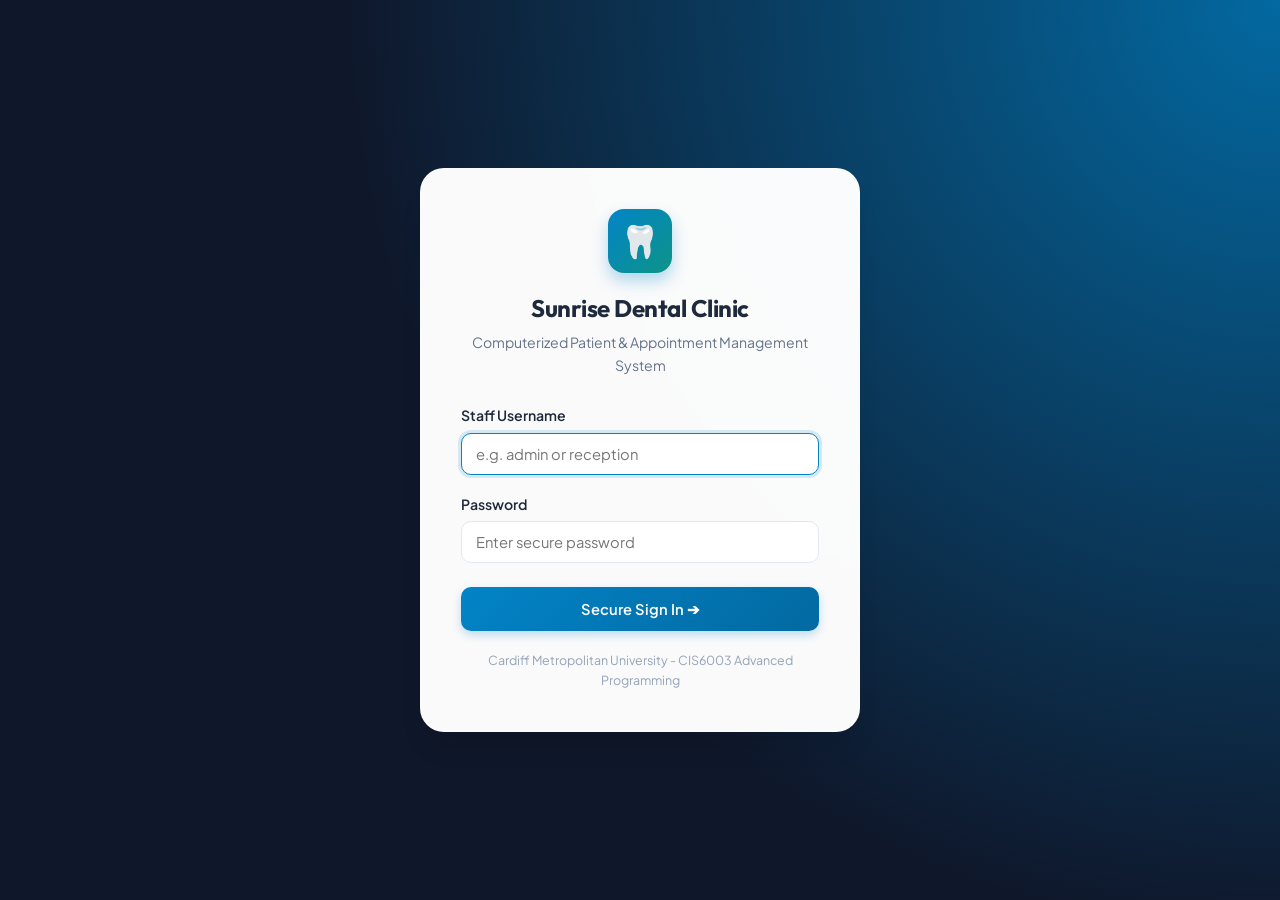
<file: index.html>
<!DOCTYPE html>
<html lang="en">

<head>
    <meta charset="UTF-8">
    <meta name="viewport" content="width=device-width, initial-scale=1.0">
    <title>Sunrise Dental Clinic - Staff Login</title>
    <link rel="stylesheet" href="css/style.css">
</head>

<body class="login-body">

    <div class="login-card">
        <div class="login-header">
            <div class="login-logo">🦷</div>
            <h2>Sunrise Dental Clinic</h2>
            <p style="color: var(--text-muted); font-size: 0.88rem; margin-top: 4px;">Computerized Patient &amp;
                Appointment Management System</p>
        </div>

        <form id="loginForm" onsubmit="doLogin(event)">
            <div class="form-group" style="margin-bottom: 18px;">
                <label for="username">Staff Username</label>
                <input type="text" id="username" placeholder="e.g. admin or reception" required autofocus>
            </div>

            <div class="form-group" style="margin-bottom: 24px;">
                <label for="password">Password</label>
                <input type="password" id="password" placeholder="Enter secure password" required>
            </div>

            <button type="submit" id="btnLogin" class="btn btn-primary" style="width: 100%; padding: 13px;">
                Secure Sign In ➔
            </button>
        </form>

        <div style="text-align: center; margin-top: 20px; font-size: 0.78rem; color: var(--text-light);">
            Cardiff Metropolitan University - CIS6003 Advanced Programming
        </div>
    </div>

    <script src="js/api.js"></script>
    <script>
        async function doLogin(e) {
            e.preventDefault();
            const btn = document.getElementById('btnLogin');
            const userVal = document.getElementById('username').value.trim();
            const passVal = document.getElementById('password').value.trim();

            btn.disabled = true;
            btn.textContent = 'Authenticating...';

            const res = await API.login(userVal, passVal);
            if (res.success) {
                sessionStorage.setItem('currentUser', JSON.stringify(res.data));
                showToast(`Welcome back, ${res.data.fullName}!`, 'success');
                setTimeout(() => {
                    window.location.href = 'dashboard.html';
                }, 800);
            } else {
                btn.disabled = false;
                btn.textContent = 'Secure Sign In ➔';
                showToast(res.error || 'Authentication failed. Please check credentials.', 'error');
            }
        }
    </script>
</body>

</html>
</file>
<file: css/style.css>
/* ==========================================================
   Sunrise Dental Clinic Management System - Modern UI Design System
   ========================================================== */

@import url('https://fonts.googleapis.com/css2?family=Plus+Jakarta+Sans:wght@300;400;500;600;700;800&family=Outfit:wght@400;500;600;700;800&display=swap');

:root {
    --primary: #0284c7;
    --primary-dark: #0369a1;
    --primary-light: #e0f2fe;
    --secondary: #0d9488;
    --secondary-dark: #0f766e;
    --accent: #6366f1;
    --success: #10b981;
    --warning: #f59e0b;
    --danger: #ef4444;
    --dark-bg: #0f172a;
    --sidebar-bg: #1e293b;
    --surface-bg: #f8fafc;
    --card-bg: #ffffff;
    --border-color: #e2e8f0;
    --text-main: #1e293b;
    --text-muted: #64748b;
    --text-light: #94a3b8;
    --font-heading: 'Outfit', -apple-system, BlinkMacSystemFont, sans-serif;
    --font-body: 'Plus Jakarta Sans', -apple-system, BlinkMacSystemFont, sans-serif;
    --shadow-sm: 0 1px 2px 0 rgba(0, 0, 0, 0.05);
    --shadow-md: 0 4px 6px -1px rgba(0, 0, 0, 0.1), 0 2px 4px -1px rgba(0, 0, 0, 0.06);
    --shadow-lg: 0 10px 15px -3px rgba(0, 0, 0, 0.1), 0 4px 6px -2px rgba(0, 0, 0, 0.05);
    --shadow-xl: 0 20px 25px -5px rgba(0, 0, 0, 0.1), 0 10px 10px -5px rgba(0, 0, 0, 0.04);
    --radius-sm: 6px;
    --radius-md: 10px;
    --radius-lg: 16px;
    --radius-xl: 24px;
    --transition: all 0.25s cubic-bezier(0.4, 0, 0.2, 1);
}

* {
    margin: 0;
    padding: 0;
    box-sizing: border-box;
}

body {
    font-family: var(--font-body);
    background-color: var(--surface-bg);
    color: var(--text-main);
    line-height: 1.6;
    -webkit-font-smoothing: antialiased;
    min-height: 100vh;
}

h1,
h2,
h3,
h4,
h5,
h6 {
    font-family: var(--font-heading);
    color: var(--text-main);
    font-weight: 700;
    letter-spacing: -0.02em;
}

/* ==========================================================
   APP LAYOUT & SIDEBAR
   ========================================================== */
.app-container {
    display: flex;
    min-height: 100vh;
}

.sidebar {
    width: 280px;
    background: var(--sidebar-bg);
    color: #ffffff;
    display: flex;
    flex-direction: column;
    flex-shrink: 0;
    position: sticky;
    top: 0;
    height: 100vh;
    box-shadow: var(--shadow-lg);
    z-index: 100;
}

.sidebar-brand {
    padding: 28px 24px 20px 24px;
    display: flex;
    align-items: center;
    gap: 14px;
    border-bottom: 1px solid rgba(255, 255, 255, 0.1);
}

.brand-icon {
    width: 44px;
    height: 44px;
    background: linear-gradient(135deg, var(--primary), var(--secondary));
    border-radius: var(--radius-md);
    display: flex;
    align-items: center;
    justify-content: center;
    font-size: 22px;
    box-shadow: 0 4px 12px rgba(2, 132, 199, 0.4);
}

.brand-text h2 {
    color: #ffffff;
    font-size: 1.15rem;
    font-weight: 700;
    line-height: 1.2;
}

.brand-text span {
    font-size: 0.75rem;
    color: var(--text-light);
    text-transform: uppercase;
    letter-spacing: 0.08em;
}

.sidebar-menu {
    list-style: none;
    padding: 20px 14px;
    flex: 1;
    overflow-y: auto;
    display: flex;
    flex-direction: column;
    gap: 6px;
}

.menu-category {
    font-size: 0.7rem;
    text-transform: uppercase;
    letter-spacing: 0.1em;
    color: var(--text-light);
    padding: 12px 14px 4px 14px;
    font-weight: 700;
}

.sidebar-menu a {
    display: flex;
    align-items: center;
    gap: 14px;
    padding: 12px 16px;
    color: #cbd5e1;
    text-decoration: none;
    border-radius: var(--radius-md);
    font-weight: 500;
    font-size: 0.92rem;
    transition: var(--transition);
}

.sidebar-menu a:hover {
    background: rgba(255, 255, 255, 0.08);
    color: #ffffff;
    transform: translateX(4px);
}

.sidebar-menu a.active {
    background: linear-gradient(135deg, var(--primary), var(--primary-dark));
    color: #ffffff;
    font-weight: 600;
    box-shadow: 0 4px 12px rgba(2, 132, 199, 0.3);
}

.sidebar-menu a .menu-icon {
    font-size: 1.2rem;
    width: 24px;
    text-align: center;
}

.sidebar-footer {
    padding: 18px 20px;
    border-top: 1px solid rgba(255, 255, 255, 0.1);
    background: rgba(0, 0, 0, 0.15);
    display: flex;
    align-items: center;
    justify-content: space-between;
}

.user-profile {
    display: flex;
    align-items: center;
    gap: 12px;
}

.user-avatar {
    width: 38px;
    height: 38px;
    border-radius: 50%;
    background: linear-gradient(135deg, var(--secondary), #065f46);
    display: flex;
    align-items: center;
    justify-content: center;
    font-weight: 700;
    color: #fff;
    font-size: 0.9rem;
}

.user-details h4 {
    font-size: 0.85rem;
    color: #ffffff;
    font-weight: 600;
}

.user-details span {
    font-size: 0.75rem;
    color: var(--text-light);
}

.btn-logout {
    background: rgba(239, 68, 68, 0.15);
    color: #f87171;
    border: none;
    padding: 8px 12px;
    border-radius: var(--radius-sm);
    cursor: pointer;
    font-size: 0.82rem;
    font-weight: 600;
    transition: var(--transition);
}

.btn-logout:hover {
    background: var(--danger);
    color: #ffffff;
}

/* ==========================================================
   MAIN CONTENT AREA
   ========================================================== */
.main-content {
    flex: 1;
    display: flex;
    flex-direction: column;
    overflow-x: hidden;
}

.top-navbar {
    background: var(--card-bg);
    padding: 16px 32px;
    display: flex;
    align-items: center;
    justify-content: space-between;
    border-bottom: 1px solid var(--border-color);
    position: sticky;
    top: 0;
    z-index: 90;
}

.page-title h1 {
    font-size: 1.45rem;
    color: var(--text-main);
}

.page-title p {
    font-size: 0.85rem;
    color: var(--text-muted);
}

.top-actions {
    display: flex;
    align-items: center;
    gap: 14px;
}

.badge-clinic-status {
    background: #dcfce7;
    color: #15803d;
    padding: 6px 14px;
    border-radius: 9999px;
    font-size: 0.8rem;
    font-weight: 700;
    display: inline-flex;
    align-items: center;
    gap: 6px;
}

.badge-clinic-status::before {
    content: '';
    width: 8px;
    height: 8px;
    background: #22c55e;
    border-radius: 50%;
    animation: pulse 2s infinite;
}

@keyframes pulse {
    0% {
        transform: scale(0.95);
        box-shadow: 0 0 0 0 rgba(34, 197, 94, 0.7);
    }

    70% {
        transform: scale(1);
        box-shadow: 0 0 0 6px rgba(34, 197, 94, 0);
    }

    100% {
        transform: scale(0.95);
        box-shadow: 0 0 0 0 rgba(34, 197, 94, 0);
    }
}

.content-body {
    padding: 32px;
    flex: 1;
}

/* ==========================================================
   METRIC STAT CARDS
   ========================================================== */
.stats-grid {
    display: grid;
    grid-template-columns: repeat(auto-fit, minmax(240px, 1fr));
    gap: 20px;
    margin-bottom: 32px;
}

.stat-card {
    background: var(--card-bg);
    padding: 24px;
    border-radius: var(--radius-lg);
    border: 1px solid var(--border-color);
    box-shadow: var(--shadow-sm);
    display: flex;
    align-items: center;
    gap: 20px;
    transition: var(--transition);
}

.stat-card:hover {
    transform: translateY(-4px);
    box-shadow: var(--shadow-md);
    border-color: var(--primary-light);
}

.stat-icon {
    width: 56px;
    height: 56px;
    border-radius: var(--radius-md);
    display: flex;
    align-items: center;
    justify-content: center;
    font-size: 26px;
}

.stat-icon.blue {
    background: #e0f2fe;
    color: #0284c7;
}

.stat-icon.green {
    background: #dcfce7;
    color: #16a34a;
}

.stat-icon.amber {
    background: #fef3c7;
    color: #d97706;
}

.stat-icon.purple {
    background: #ede9fe;
    color: #7c3aed;
}

.stat-info h3 {
    font-size: 1.75rem;
    font-weight: 800;
    color: var(--text-main);
    line-height: 1.1;
}

.stat-info p {
    font-size: 0.85rem;
    color: var(--text-muted);
    font-weight: 500;
    margin-top: 4px;
}

/* ==========================================================
   CONTENT CARDS & FORMS
   ========================================================== */
.card {
    background: var(--card-bg);
    border-radius: var(--radius-lg);
    border: 1px solid var(--border-color);
    box-shadow: var(--shadow-sm);
    padding: 28px;
    margin-bottom: 28px;
}

.card-header {
    display: flex;
    align-items: center;
    justify-content: space-between;
    margin-bottom: 24px;
    padding-bottom: 16px;
    border-bottom: 1px solid var(--border-color);
}

.card-header h2 {
    font-size: 1.25rem;
}

.form-grid {
    display: grid;
    grid-template-columns: repeat(auto-fit, minmax(280px, 1fr));
    gap: 20px;
}

.form-group {
    display: flex;
    flex-direction: column;
    gap: 6px;
}

.form-group.full-width {
    grid-column: 1 / -1;
}

label {
    font-size: 0.88rem;
    font-weight: 600;
    color: var(--text-main);
}

label .required {
    color: var(--danger);
}

input[type="text"],
input[type="password"],
input[type="email"],
input[type="tel"],
input[type="date"],
input[type="time"],
input[type="number"],
select,
textarea {
    width: 100%;
    padding: 11px 14px;
    border: 1.5px solid var(--border-color);
    border-radius: var(--radius-md);
    font-family: var(--font-body);
    font-size: 0.92rem;
    color: var(--text-main);
    background: #ffffff;
    transition: var(--transition);
}

input:focus,
select:focus,
textarea:focus {
    outline: none;
    border-color: var(--primary);
    box-shadow: 0 0 0 3px rgba(2, 132, 199, 0.15);
}

textarea {
    min-height: 90px;
    resize: vertical;
}

/* ==========================================================
   BUTTONS & ACTIONS
   ========================================================== */
.btn {
    display: inline-flex;
    align-items: center;
    justify-content: center;
    gap: 8px;
    padding: 11px 22px;
    border-radius: var(--radius-md);
    font-family: var(--font-body);
    font-size: 0.92rem;
    font-weight: 600;
    cursor: pointer;
    border: none;
    text-decoration: none;
    transition: var(--transition);
}

.btn-primary {
    background: linear-gradient(135deg, var(--primary), var(--primary-dark));
    color: #ffffff;
    box-shadow: 0 4px 10px rgba(2, 132, 199, 0.25);
}

.btn-primary:hover {
    transform: translateY(-2px);
    box-shadow: 0 6px 14px rgba(2, 132, 199, 0.35);
}

.btn-secondary {
    background: #f1f5f9;
    color: var(--text-main);
    border: 1px solid var(--border-color);
}

.btn-secondary:hover {
    background: #e2e8f0;
}

.btn-success {
    background: linear-gradient(135deg, var(--secondary), var(--secondary-dark));
    color: #ffffff;
}

.btn-danger {
    background: #fef2f2;
    color: var(--danger);
    border: 1px solid #fecaca;
}

.btn-danger:hover {
    background: var(--danger);
    color: #ffffff;
}

.btn-sm {
    padding: 6px 12px;
    font-size: 0.8rem;
    border-radius: var(--radius-sm);
}

/* ==========================================================
   DATA TABLES
   ========================================================== */
.table-responsive {
    overflow-x: auto;
}

table.data-table {
    width: 100%;
    border-collapse: collapse;
    font-size: 0.9rem;
}

table.data-table th {
    background: #f8fafc;
    padding: 14px 16px;
    text-align: left;
    font-weight: 700;
    color: var(--text-muted);
    border-bottom: 2px solid var(--border-color);
    text-transform: uppercase;
    font-size: 0.75rem;
    letter-spacing: 0.05em;
}

table.data-table td {
    padding: 14px 16px;
    border-bottom: 1px solid var(--border-color);
    vertical-align: middle;
}

table.data-table tr:hover td {
    background-color: #f8fafc;
}

.status-chip {
    display: inline-block;
    padding: 4px 10px;
    border-radius: 9999px;
    font-size: 0.75rem;
    font-weight: 700;
    text-transform: uppercase;
}

.status-chip.scheduled {
    background: #e0f2fe;
    color: #0369a1;
}

.status-chip.completed {
    background: #dcfce7;
    color: #15803d;
}

.status-chip.cancelled {
    background: #fee2e2;
    color: #b91c1c;
}

.status-chip.paid {
    background: #d1fae5;
    color: #065f46;
}

.status-chip.pending {
    background: #fef3c7;
    color: #92400e;
}

/* ==========================================================
   SEARCH BAR & FILTERS
   ========================================================== */
.search-box {
    display: flex;
    gap: 12px;
    margin-bottom: 24px;
}

.search-input-group {
    flex: 1;
    position: relative;
}

.search-input-group input {
    padding-left: 42px;
}

.search-icon {
    position: absolute;
    left: 14px;
    top: 50%;
    transform: translateY(-50%);
    color: var(--text-light);
    font-size: 1.1rem;
}

/* ==========================================================
   LOGIN PAGE STYLING
   ========================================================== */
.login-body {
    background: radial-gradient(circle at top right, #0369a1, #0f172a 60%);
    min-height: 100vh;
    display: flex;
    align-items: center;
    justify-content: center;
    padding: 24px;
}

.login-card {
    background: rgba(255, 255, 255, 0.98);
    backdrop-filter: blur(12px);
    width: 100%;
    max-width: 440px;
    border-radius: var(--radius-xl);
    padding: 40px;
    box-shadow: var(--shadow-xl);
    border: 1px solid rgba(255, 255, 255, 0.3);
}

.login-header {
    text-align: center;
    margin-bottom: 28px;
}

.login-logo {
    width: 64px;
    height: 64px;
    background: linear-gradient(135deg, var(--primary), var(--secondary));
    border-radius: var(--radius-lg);
    display: flex;
    align-items: center;
    justify-content: center;
    font-size: 32px;
    margin: 0 auto 16px auto;
    box-shadow: 0 8px 16px rgba(2, 132, 199, 0.3);
}



/* ==========================================================
   PRINTABLE RECEIPT STYLES
   ========================================================== */
.receipt-container {
    background: #ffffff;
    padding: 32px;
    border: 1px solid var(--border-color);
    border-radius: var(--radius-lg);
    max-width: 650px;
    margin: 0 auto;
    box-shadow: var(--shadow-md);
}

.receipt-header {
    text-align: center;
    border-bottom: 2px dashed var(--border-color);
    padding-bottom: 20px;
    margin-bottom: 20px;
}

.receipt-header h2 {
    font-size: 1.5rem;
    color: var(--primary-dark);
}

.receipt-row {
    display: flex;
    justify-content: space-between;
    padding: 8px 0;
    font-size: 0.92rem;
}

.receipt-row.total {
    border-top: 2px solid var(--text-main);
    border-bottom: 2px solid var(--text-main);
    font-weight: 800;
    font-size: 1.15rem;
    padding: 12px 0;
    margin: 12px 0;
}

@media print {
    body * {
        visibility: hidden;
    }

    .receipt-container,
    .receipt-container * {
        visibility: visible;
    }

    .receipt-container {
        position: absolute;
        left: 0;
        top: 0;
        width: 100%;
        box-shadow: none;
        border: none;
    }

    .no-print {
        display: none !important;
    }
}

/* ==========================================================
   TOAST NOTIFICATIONS & MODALS
   ========================================================== */
#toast-container {
    position: fixed;
    bottom: 24px;
    right: 24px;
    z-index: 9999;
    display: flex;
    flex-direction: column;
    gap: 10px;
}

.toast {
    background: #1e293b;
    color: #ffffff;
    padding: 14px 20px;
    border-radius: var(--radius-md);
    box-shadow: var(--shadow-lg);
    font-size: 0.9rem;
    display: flex;
    align-items: center;
    gap: 10px;
    animation: slideIn 0.3s ease forwards;
}

.toast.success {
    border-left: 4px solid var(--success);
}

.toast.error {
    border-left: 4px solid var(--danger);
}

.toast.info {
    border-left: 4px solid var(--primary);
}

@keyframes slideIn {
    from {
        transform: translateX(100%);
        opacity: 0;
    }

    to {
        transform: translateX(0);
        opacity: 1;
    }
}

.modal-backdrop {
    position: fixed;
    top: 0;
    left: 0;
    width: 100%;
    height: 100%;
    background: rgba(15, 23, 42, 0.6);
    backdrop-filter: blur(4px);
    display: flex;
    align-items: center;
    justify-content: center;
    z-index: 1000;
    opacity: 0;
    pointer-events: none;
    transition: var(--transition);
}

.modal-backdrop.show {
    opacity: 1;
    pointer-events: auto;
}

.modal-card {
    background: #ffffff;
    width: 90%;
    max-width: 600px;
    max-height: 90vh;
    overflow-y: auto;
    border-radius: var(--radius-lg);
    padding: 28px;
    box-shadow: var(--shadow-xl);
}
</file>
<file: src/main/webapp/css/style.css>
/* ==========================================================
   Sunrise Dental Clinic Management System - Modern UI Design System
   ========================================================== */

@import url('https://fonts.googleapis.com/css2?family=Plus+Jakarta+Sans:wght@300;400;500;600;700;800&family=Outfit:wght@400;500;600;700;800&display=swap');

:root {
    --primary: #0284c7;
    --primary-dark: #0369a1;
    --primary-light: #e0f2fe;
    --secondary: #0d9488;
    --secondary-dark: #0f766e;
    --accent: #6366f1;
    --success: #10b981;
    --warning: #f59e0b;
    --danger: #ef4444;
    --dark-bg: #0f172a;
    --sidebar-bg: #1e293b;
    --surface-bg: #f8fafc;
    --card-bg: #ffffff;
    --border-color: #e2e8f0;
    --text-main: #1e293b;
    --text-muted: #64748b;
    --text-light: #94a3b8;
    --font-heading: 'Outfit', -apple-system, BlinkMacSystemFont, sans-serif;
    --font-body: 'Plus Jakarta Sans', -apple-system, BlinkMacSystemFont, sans-serif;
    --shadow-sm: 0 1px 2px 0 rgba(0, 0, 0, 0.05);
    --shadow-md: 0 4px 6px -1px rgba(0, 0, 0, 0.1), 0 2px 4px -1px rgba(0, 0, 0, 0.06);
    --shadow-lg: 0 10px 15px -3px rgba(0, 0, 0, 0.1), 0 4px 6px -2px rgba(0, 0, 0, 0.05);
    --shadow-xl: 0 20px 25px -5px rgba(0, 0, 0, 0.1), 0 10px 10px -5px rgba(0, 0, 0, 0.04);
    --radius-sm: 6px;
    --radius-md: 10px;
    --radius-lg: 16px;
    --radius-xl: 24px;
    --transition: all 0.25s cubic-bezier(0.4, 0, 0.2, 1);
}

* {
    margin: 0;
    padding: 0;
    box-sizing: border-box;
}

body {
    font-family: var(--font-body);
    background-color: var(--surface-bg);
    color: var(--text-main);
    line-height: 1.6;
    -webkit-font-smoothing: antialiased;
    min-height: 100vh;
}

h1, h2, h3, h4, h5, h6 {
    font-family: var(--font-heading);
    color: var(--text-main);
    font-weight: 700;
    letter-spacing: -0.02em;
}

/* ==========================================================
   APP LAYOUT & SIDEBAR
   ========================================================== */
.app-container {
    display: flex;
    min-height: 100vh;
}

.sidebar {
    width: 280px;
    background: var(--sidebar-bg);
    color: #ffffff;
    display: flex;
    flex-direction: column;
    flex-shrink: 0;
    position: sticky;
    top: 0;
    height: 100vh;
    box-shadow: var(--shadow-lg);
    z-index: 100;
}

.sidebar-brand {
    padding: 28px 24px 20px 24px;
    display: flex;
    align-items: center;
    gap: 14px;
    border-bottom: 1px solid rgba(255, 255, 255, 0.1);
}

.brand-icon {
    width: 44px;
    height: 44px;
    background: linear-gradient(135deg, var(--primary), var(--secondary));
    border-radius: var(--radius-md);
    display: flex;
    align-items: center;
    justify-content: center;
    font-size: 22px;
    box-shadow: 0 4px 12px rgba(2, 132, 199, 0.4);
}

.brand-text h2 {
    color: #ffffff;
    font-size: 1.15rem;
    font-weight: 700;
    line-height: 1.2;
}

.brand-text span {
    font-size: 0.75rem;
    color: var(--text-light);
    text-transform: uppercase;
    letter-spacing: 0.08em;
}

.sidebar-menu {
    list-style: none;
    padding: 20px 14px;
    flex: 1;
    overflow-y: auto;
    display: flex;
    flex-direction: column;
    gap: 6px;
}

.menu-category {
    font-size: 0.7rem;
    text-transform: uppercase;
    letter-spacing: 0.1em;
    color: var(--text-light);
    padding: 12px 14px 4px 14px;
    font-weight: 700;
}

.sidebar-menu a {
    display: flex;
    align-items: center;
    gap: 14px;
    padding: 12px 16px;
    color: #cbd5e1;
    text-decoration: none;
    border-radius: var(--radius-md);
    font-weight: 500;
    font-size: 0.92rem;
    transition: var(--transition);
}

.sidebar-menu a:hover {
    background: rgba(255, 255, 255, 0.08);
    color: #ffffff;
    transform: translateX(4px);
}

.sidebar-menu a.active {
    background: linear-gradient(135deg, var(--primary), var(--primary-dark));
    color: #ffffff;
    font-weight: 600;
    box-shadow: 0 4px 12px rgba(2, 132, 199, 0.3);
}

.sidebar-menu a .menu-icon {
    font-size: 1.2rem;
    width: 24px;
    text-align: center;
}

.sidebar-footer {
    padding: 18px 20px;
    border-top: 1px solid rgba(255, 255, 255, 0.1);
    background: rgba(0, 0, 0, 0.15);
    display: flex;
    align-items: center;
    justify-content: space-between;
}

.user-profile {
    display: flex;
    align-items: center;
    gap: 12px;
}

.user-avatar {
    width: 38px;
    height: 38px;
    border-radius: 50%;
    background: linear-gradient(135deg, var(--secondary), #065f46);
    display: flex;
    align-items: center;
    justify-content: center;
    font-weight: 700;
    color: #fff;
    font-size: 0.9rem;
}

.user-details h4 {
    font-size: 0.85rem;
    color: #ffffff;
    font-weight: 600;
}

.user-details span {
    font-size: 0.75rem;
    color: var(--text-light);
}

.btn-logout {
    background: rgba(239, 68, 68, 0.15);
    color: #f87171;
    border: none;
    padding: 8px 12px;
    border-radius: var(--radius-sm);
    cursor: pointer;
    font-size: 0.82rem;
    font-weight: 600;
    transition: var(--transition);
}

.btn-logout:hover {
    background: var(--danger);
    color: #ffffff;
}

/* ==========================================================
   MAIN CONTENT AREA
   ========================================================== */
.main-content {
    flex: 1;
    display: flex;
    flex-direction: column;
    overflow-x: hidden;
}

.top-navbar {
    background: var(--card-bg);
    padding: 16px 32px;
    display: flex;
    align-items: center;
    justify-content: space-between;
    border-bottom: 1px solid var(--border-color);
    position: sticky;
    top: 0;
    z-index: 90;
}

.page-title h1 {
    font-size: 1.45rem;
    color: var(--text-main);
}

.page-title p {
    font-size: 0.85rem;
    color: var(--text-muted);
}

.top-actions {
    display: flex;
    align-items: center;
    gap: 14px;
}

.badge-clinic-status {
    background: #dcfce7;
    color: #15803d;
    padding: 6px 14px;
    border-radius: 9999px;
    font-size: 0.8rem;
    font-weight: 700;
    display: inline-flex;
    align-items: center;
    gap: 6px;
}

.badge-clinic-status::before {
    content: '';
    width: 8px;
    height: 8px;
    background: #22c55e;
    border-radius: 50%;
    animation: pulse 2s infinite;
}

@keyframes pulse {
    0% { transform: scale(0.95); box-shadow: 0 0 0 0 rgba(34, 197, 94, 0.7); }
    70% { transform: scale(1); box-shadow: 0 0 0 6px rgba(34, 197, 94, 0); }
    100% { transform: scale(0.95); box-shadow: 0 0 0 0 rgba(34, 197, 94, 0); }
}

.content-body {
    padding: 32px;
    flex: 1;
}

/* ==========================================================
   METRIC STAT CARDS
   ========================================================== */
.stats-grid {
    display: grid;
    grid-template-columns: repeat(auto-fit, minmax(240px, 1fr));
    gap: 20px;
    margin-bottom: 32px;
}

.stat-card {
    background: var(--card-bg);
    padding: 24px;
    border-radius: var(--radius-lg);
    border: 1px solid var(--border-color);
    box-shadow: var(--shadow-sm);
    display: flex;
    align-items: center;
    gap: 20px;
    transition: var(--transition);
}

.stat-card:hover {
    transform: translateY(-4px);
    box-shadow: var(--shadow-md);
    border-color: var(--primary-light);
}

.stat-icon {
    width: 56px;
    height: 56px;
    border-radius: var(--radius-md);
    display: flex;
    align-items: center;
    justify-content: center;
    font-size: 26px;
}

.stat-icon.blue { background: #e0f2fe; color: #0284c7; }
.stat-icon.green { background: #dcfce7; color: #16a34a; }
.stat-icon.amber { background: #fef3c7; color: #d97706; }
.stat-icon.purple { background: #ede9fe; color: #7c3aed; }

.stat-info h3 {
    font-size: 1.75rem;
    font-weight: 800;
    color: var(--text-main);
    line-height: 1.1;
}

.stat-info p {
    font-size: 0.85rem;
    color: var(--text-muted);
    font-weight: 500;
    margin-top: 4px;
}

/* ==========================================================
   CONTENT CARDS & FORMS
   ========================================================== */
.card {
    background: var(--card-bg);
    border-radius: var(--radius-lg);
    border: 1px solid var(--border-color);
    box-shadow: var(--shadow-sm);
    padding: 28px;
    margin-bottom: 28px;
}

.card-header {
    display: flex;
    align-items: center;
    justify-content: space-between;
    margin-bottom: 24px;
    padding-bottom: 16px;
    border-bottom: 1px solid var(--border-color);
}

.card-header h2 {
    font-size: 1.25rem;
}

.form-grid {
    display: grid;
    grid-template-columns: repeat(auto-fit, minmax(280px, 1fr));
    gap: 20px;
}

.form-group {
    display: flex;
    flex-direction: column;
    gap: 6px;
}

.form-group.full-width {
    grid-column: 1 / -1;
}

label {
    font-size: 0.88rem;
    font-weight: 600;
    color: var(--text-main);
}

label .required {
    color: var(--danger);
}

input[type="text"],
input[type="password"],
input[type="email"],
input[type="tel"],
input[type="date"],
input[type="time"],
input[type="number"],
select,
textarea {
    width: 100%;
    padding: 11px 14px;
    border: 1.5px solid var(--border-color);
    border-radius: var(--radius-md);
    font-family: var(--font-body);
    font-size: 0.92rem;
    color: var(--text-main);
    background: #ffffff;
    transition: var(--transition);
}

input:focus,
select:focus,
textarea:focus {
    outline: none;
    border-color: var(--primary);
    box-shadow: 0 0 0 3px rgba(2, 132, 199, 0.15);
}

textarea {
    min-height: 90px;
    resize: vertical;
}

/* ==========================================================
   BUTTONS & ACTIONS
   ========================================================== */
.btn {
    display: inline-flex;
    align-items: center;
    justify-content: center;
    gap: 8px;
    padding: 11px 22px;
    border-radius: var(--radius-md);
    font-family: var(--font-body);
    font-size: 0.92rem;
    font-weight: 600;
    cursor: pointer;
    border: none;
    text-decoration: none;
    transition: var(--transition);
}

.btn-primary {
    background: linear-gradient(135deg, var(--primary), var(--primary-dark));
    color: #ffffff;
    box-shadow: 0 4px 10px rgba(2, 132, 199, 0.25);
}

.btn-primary:hover {
    transform: translateY(-2px);
    box-shadow: 0 6px 14px rgba(2, 132, 199, 0.35);
}

.btn-secondary {
    background: #f1f5f9;
    color: var(--text-main);
    border: 1px solid var(--border-color);
}

.btn-secondary:hover {
    background: #e2e8f0;
}

.btn-success {
    background: linear-gradient(135deg, var(--secondary), var(--secondary-dark));
    color: #ffffff;
}

.btn-danger {
    background: #fef2f2;
    color: var(--danger);
    border: 1px solid #fecaca;
}

.btn-danger:hover {
    background: var(--danger);
    color: #ffffff;
}

.btn-sm {
    padding: 6px 12px;
    font-size: 0.8rem;
    border-radius: var(--radius-sm);
}

/* ==========================================================
   DATA TABLES
   ========================================================== */
.table-responsive {
    overflow-x: auto;
}

table.data-table {
    width: 100%;
    border-collapse: collapse;
    font-size: 0.9rem;
}

table.data-table th {
    background: #f8fafc;
    padding: 14px 16px;
    text-align: left;
    font-weight: 700;
    color: var(--text-muted);
    border-bottom: 2px solid var(--border-color);
    text-transform: uppercase;
    font-size: 0.75rem;
    letter-spacing: 0.05em;
}

table.data-table td {
    padding: 14px 16px;
    border-bottom: 1px solid var(--border-color);
    vertical-align: middle;
}

table.data-table tr:hover td {
    background-color: #f8fafc;
}

.status-chip {
    display: inline-block;
    padding: 4px 10px;
    border-radius: 9999px;
    font-size: 0.75rem;
    font-weight: 700;
    text-transform: uppercase;
}

.status-chip.scheduled { background: #e0f2fe; color: #0369a1; }
.status-chip.completed { background: #dcfce7; color: #15803d; }
.status-chip.cancelled { background: #fee2e2; color: #b91c1c; }
.status-chip.paid { background: #d1fae5; color: #065f46; }
.status-chip.pending { background: #fef3c7; color: #92400e; }

/* ==========================================================
   SEARCH BAR & FILTERS
   ========================================================== */
.search-box {
    display: flex;
    gap: 12px;
    margin-bottom: 24px;
}

.search-input-group {
    flex: 1;
    position: relative;
}

.search-input-group input {
    padding-left: 42px;
}

.search-icon {
    position: absolute;
    left: 14px;
    top: 50%;
    transform: translateY(-50%);
    color: var(--text-light);
    font-size: 1.1rem;
}

/* ==========================================================
   LOGIN PAGE STYLING
   ========================================================== */
.login-body {
    background: radial-gradient(circle at top right, #0369a1, #0f172a 60%);
    min-height: 100vh;
    display: flex;
    align-items: center;
    justify-content: center;
    padding: 24px;
}

.login-card {
    background: rgba(255, 255, 255, 0.98);
    backdrop-filter: blur(12px);
    width: 100%;
    max-width: 440px;
    border-radius: var(--radius-xl);
    padding: 40px;
    box-shadow: var(--shadow-xl);
    border: 1px solid rgba(255, 255, 255, 0.3);
}

.login-header {
    text-align: center;
    margin-bottom: 28px;
}

.login-logo {
    width: 64px;
    height: 64px;
    background: linear-gradient(135deg, var(--primary), var(--secondary));
    border-radius: var(--radius-lg);
    display: flex;
    align-items: center;
    justify-content: center;
    font-size: 32px;
    margin: 0 auto 16px auto;
    box-shadow: 0 8px 16px rgba(2, 132, 199, 0.3);
}

.quick-credentials {
    background: #f8fafc;
    border: 1px dashed var(--border-color);
    border-radius: var(--radius-md);
    padding: 12px;
    margin-top: 20px;
    font-size: 0.8rem;
    color: var(--text-muted);
}

/* ==========================================================
   PRINTABLE RECEIPT STYLES
   ========================================================== */
.receipt-container {
    background: #ffffff;
    padding: 32px;
    border: 1px solid var(--border-color);
    border-radius: var(--radius-lg);
    max-width: 650px;
    margin: 0 auto;
    box-shadow: var(--shadow-md);
}

.receipt-header {
    text-align: center;
    border-bottom: 2px dashed var(--border-color);
    padding-bottom: 20px;
    margin-bottom: 20px;
}

.receipt-header h2 {
    font-size: 1.5rem;
    color: var(--primary-dark);
}

.receipt-row {
    display: flex;
    justify-content: space-between;
    padding: 8px 0;
    font-size: 0.92rem;
}

.receipt-row.total {
    border-top: 2px solid var(--text-main);
    border-bottom: 2px solid var(--text-main);
    font-weight: 800;
    font-size: 1.15rem;
    padding: 12px 0;
    margin: 12px 0;
}

@media print {
    body * {
        visibility: hidden;
    }
    .receipt-container, .receipt-container * {
        visibility: visible;
    }
    .receipt-container {
        position: absolute;
        left: 0;
        top: 0;
        width: 100%;
        box-shadow: none;
        border: none;
    }
    .no-print {
        display: none !important;
    }
}

/* ==========================================================
   TOAST NOTIFICATIONS & MODALS
   ========================================================== */
#toast-container {
    position: fixed;
    bottom: 24px;
    right: 24px;
    z-index: 9999;
    display: flex;
    flex-direction: column;
    gap: 10px;
}

.toast {
    background: #1e293b;
    color: #ffffff;
    padding: 14px 20px;
    border-radius: var(--radius-md);
    box-shadow: var(--shadow-lg);
    font-size: 0.9rem;
    display: flex;
    align-items: center;
    gap: 10px;
    animation: slideIn 0.3s ease forwards;
}

.toast.success { border-left: 4px solid var(--success); }
.toast.error { border-left: 4px solid var(--danger); }
.toast.info { border-left: 4px solid var(--primary); }

@keyframes slideIn {
    from { transform: translateX(100%); opacity: 0; }
    to { transform: translateX(0); opacity: 1; }
}

.modal-backdrop {
    position: fixed;
    top: 0;
    left: 0;
    width: 100%;
    height: 100%;
    background: rgba(15, 23, 42, 0.6);
    backdrop-filter: blur(4px);
    display: flex;
    align-items: center;
    justify-content: center;
    z-index: 1000;
    opacity: 0;
    pointer-events: none;
    transition: var(--transition);
}

.modal-backdrop.show {
    opacity: 1;
    pointer-events: auto;
}

.modal-card {
    background: #ffffff;
    width: 90%;
    max-width: 600px;
    max-height: 90vh;
    overflow-y: auto;
    border-radius: var(--radius-lg);
    padding: 28px;
    box-shadow: var(--shadow-xl);
}
</file>
